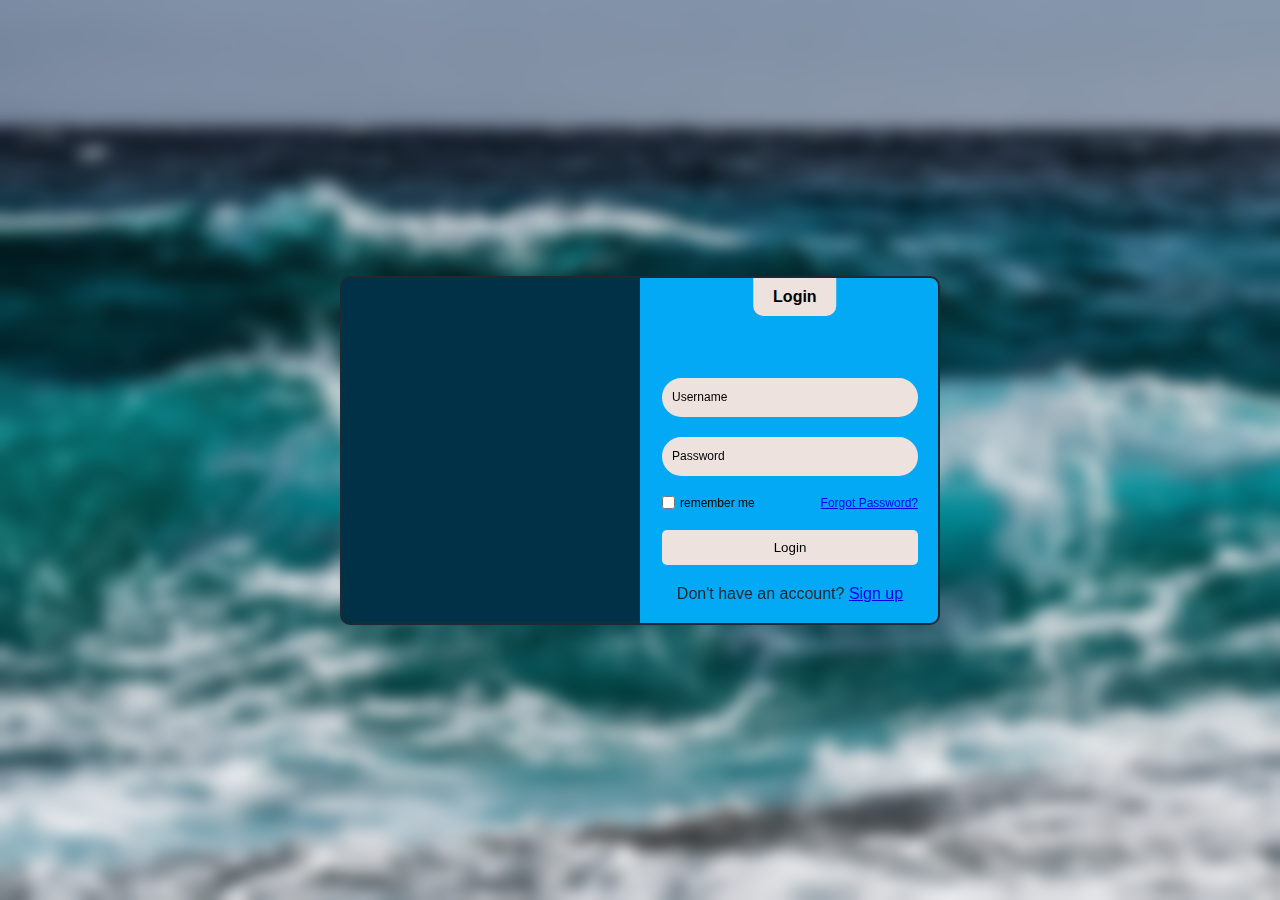
<file: Lab08/Lab8_1/index.html>
<!DOCTYPE html>
<html>

<head>
    <title>Login</title>
</head>

<style>
    * {
        padding: 0;
        margin: 0;
        box-sizing: border-box;
        font-family: sans-serif;
    }

    body {
        display: flex;
        align-items: center;
        justify-content: center;
        min-height: 100vh;
        background-image: url("waves.jpg");
        background-size: cover;
        backdrop-filter: blur(8px);
    }

    main {
        width: 600px;
        padding: 20px;
        border-radius: 10px;
        border: 2px solid #222831;
        background: linear-gradient(to right, #003147 50%, #03a9f4 50%);
        position: relative;
    }

    main header {
        position: absolute;
        top: 0;
        right: 10%;
        transform: translateX(-50%);
        padding: 10px 20px;
        background-color: #EEE2DE;
        border-radius: 0 0 10px 10px;
    }

    form {
        margin-top: 80px;
        padding-left: 300px;
        display: flex;
        flex-direction: column;
        gap: 20px;
    }

    input[type="text"],
    input[type="password"] {
        padding: 10px;
        border: 2px solid #EEE2DE;
        width: 100%;
        border-radius: 25px;
        outline: none;
        background-color: #EEE2DE;
    }

    .form_wrapper {
        position: relative;
        display: flex;
        align-items: center;
    }

    label {
        position: absolute;
        left: 10px;
        font-size: 12px;
        color: black;
    }

    .remember_box {
        display: flex;
        align-items: center;
        justify-content: space-between;
        font-size: 12px;
    }

    .remember {
        display: flex;
        align-items: center;
        gap: 5px;
        font-size: 12px;
    }

    button {
        border: none;

        border-radius: 5px;
        padding: 10px;
        cursor: pointer;
        background-color: #EEE2DE;
    }

    input:valid+label,
    input:focus+label {
        color: transparent;
    }

    .new_account {
        text-align: center;
        color: #222831;
    }
</style>

<body>
    <main>
        <header>
            <h4>Login</h4>
        </header>
        <i ></i>
        <form>
            <div class="form_wrapper">
                <input id="input" type="text" required>
                <label for="input">Username</label>
            </div>
            <div class="form_wrapper">
                <input id="password" type="password" required>
                <label for="password">Password</label>
            </div>
            <div class="remember_box">
                <div class="remember">
                    <input type="checkbox">remember me
                </div>
                <a href="#">Forgot Password?
                </a>
            </div>
            <button>Login</button>
            <div class="new_account">
                Don't have an account? <a href="#">Sign up</a>
            </div>
        </form>
    </main>
</body>

</html>
</file>
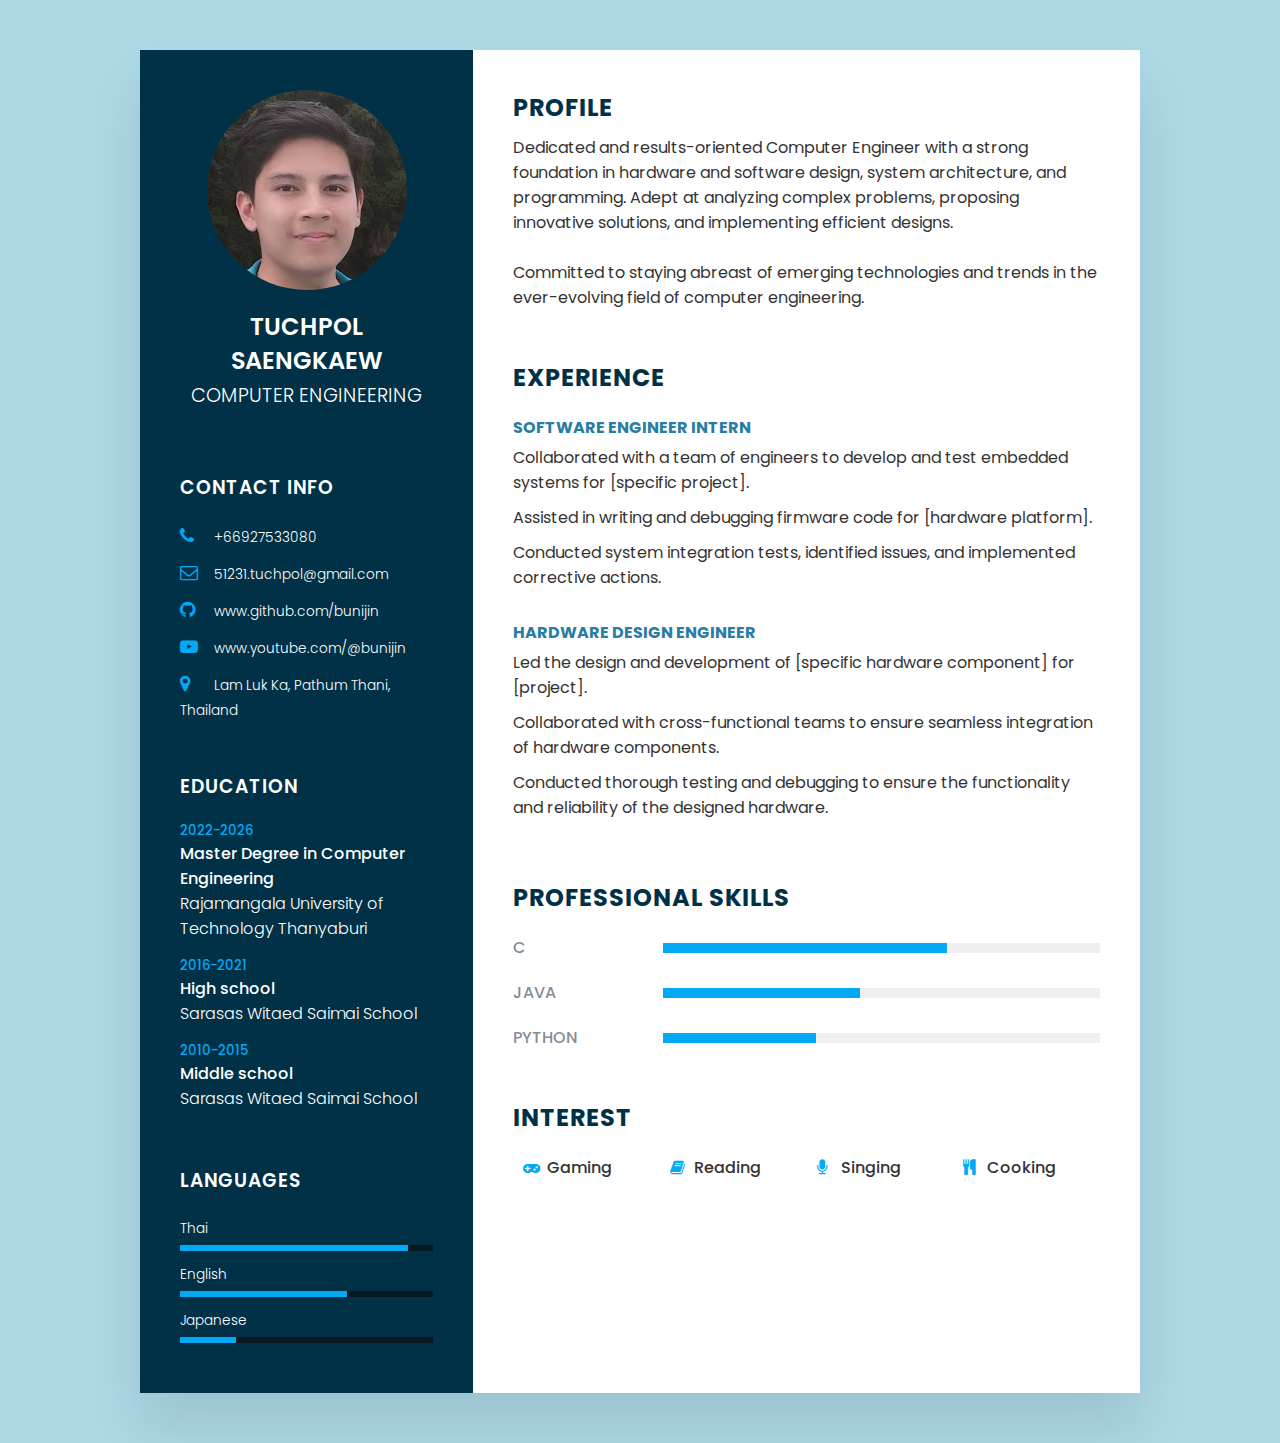
<file: Lab08/Lab8_2/portfolio.html>
<!DOCTYPE html>
<html>

<head>
    <meta name="viewport" content="width=device-width, initial-scale=1.0">
    <title>Resume HTML&CSS</title>
    <link rel="stylesheet" href="https://cdnjs.cloudflare.com/ajax/libs/font-awesome/4.7.0/css/font-awesome.css"
        integrity="sha512-5A8nwdMOWrSz20fDsjczgUidUBR8liPYU+WymTZP1lmY9G6Oc7HlZv156XqnsgNUzTyMefFTcsFH/tnJE/+xBg=="
        crossorigin="anonymous" referrerpolicy="no-referrer" />
    <link rel="stylesheet" type="text/css" href="style.css">
</head>

<body>
    <div class="container">
        <div class="left_Side">
            <div class="profileText">
                <div class="imgBox">
                    <img src="image.png">
                </div>
                <h2>Tuchpol Saengkaew<br><span>Computer Engineering</span></h2>
            </div>
            <div class="contactInfo">
                <h3 class="title">Contact Info</h3>
                <ul>
                    <li>
                        <span class="icon"><i class="fa fa-phone" aria-hidden="true"></i></span>
                        <span class="text">+66927533080</span>
                    </li>
                    <li>
                        <span class="icon"><i class="fa fa-envelope-o" aria-hidden="true"></i></span>
                        <span class="text">51231.tuchpol@gmail.com</span>
                    </li>
                    <li>
                        <span class="icon"><i class="fa fa-github" aria-hidden="true"></i></span>
                        <span class="text">www.github.com/bunijin</span>
                    </li>
                    <li>
                        <span class="icon"><i class="fa fa-youtube-play" aria-hidden="true"></i></span>
                        <span class="text">www.youtube.com/@bunijin</span>
                    </li>
                    <li>
                        <span class="icon"><i class="fa fa-map-marker" aria-hidden="true"></i></span>
                        <span class="text">Lam Luk Ka, Pathum Thani, Thailand</span>
                    </li>
                </ul>
            </div>
            <div class="contactInfo education">
                <h3 class="title">Education</h3>
                <ul>
                    <li>
                        <h5>2022-2026</h5>
                        <h4>Master Degree in Computer Engineering</h4>
                        <h4>Rajamangala University of Technology Thanyaburi</h4>
                    </li>
                    <li>
                        <h5>2016-2021</h5>
                        <h4>High school</h4>
                        <h4>Sarasas Witaed Saimai School</h4>
                    </li>
                    <li>
                        <h5>2010-2015</h5>
                        <h4>Middle school</h4>
                        <h4>Sarasas Witaed Saimai School</h4>
                    </li>

                </ul>
            </div>
            <div class="contactInfo language">
                <h3 class="title">Languages</h3>
                <ul>
                    <li>
                        <span class="text">Thai</span>
                        <span class="percent">
                            <div style="width: 90%;"></div>
                        </span>
                    </li>
                    <li>
                        <span class="text">English</span>
                        <span class="percent">
                            <div style="width: 66%;"></div>
                        </span>
                    </li>
                    <li>
                        <span class="text">Japanese</span>
                        <span class="percent">
                            <div style="width: 22%;"></div>
                        </span>
                    </li>
                </ul>
            </div>
        </div>
        <div class="right_Side">
            <div class="about">
                <h2 class="title2">Profile</h2>
                <p>Dedicated and results-oriented Computer Engineer with a strong foundation in hardware and software
                    design, system architecture, and programming. Adept at analyzing complex problems, proposing
                    innovative solutions, and implementing efficient designs.<br><br>Committed to staying abreast of
                    emerging
                    technologies and trends in the ever-evolving field of computer engineering.
                </p>
            </div>
            <div class="about">
                <h2 class="title2">Experience</h2>
                <div class="box">
                    <div class="text">
                        <h4>Software Engineer Intern</h4>
                        <p>
                            Collaborated with a team of engineers to develop and test embedded systems for [specific
                            project].
                        </p>
                        <p>
                            Assisted in writing and debugging firmware code for [hardware platform].
                        </p>
                        <p>
                            Conducted system integration tests, identified issues, and implemented corrective
                            actions.
                        </p>
                    </div>
                </div>
                <div class="box">
                    <div class="text">
                        <h4>Hardware Design Engineer</h4>
                        <p>
                            Led the design and development of [specific hardware component] for [project].
                        </p>
                        <p>
                            Collaborated with cross-functional teams to ensure seamless integration of hardware
                            components.
                        </p>
                        <p>Conducted thorough testing and debugging to ensure the functionality and reliability of
                            the designed hardware.
                        </p>
                    </div>
                </div>
            </div>
            <div class="about skills">
                <h2 class="title2">Professional Skills</h2>
                <div class="box">
                    <h4>C</h4>
                    <div class="percent">
                        <div style="width: 65%"></div>
                    </div>
                </div>
                <div class="box">
                    <h4>Java</h4>
                    <div class="percent">
                        <div style="width: 45%"></div>
                    </div>
                </div>
                <div class="box">
                    <h4>Python</h4>
                    <div class="percent">
                        <div style="width: 35%"></div>
                    </div>
                </div>
            </div>
            <div class="about interest">
                <h2 class="title2">Interest</h2>
                <ul>
                    <li><i class="fa fa-gamepad" aria-hidden="true"></i> Gaming</li>
                    <li><i class="fa fa-book" aria-hidden="true"></i> Reading</li>
                    <li><i class="fa fa-microphone" aria-hidden="true"></i> Singing</li>
                    <li><i class="fa fa-cutlery" aria-hidden="true"></i> Cooking</li>
                </ul>
            </div>
        </div>
    </div>
</body>

</html>
</file>
<file: Lab08/Lab8_2/style.css>
@import url('https://fonts.googleapis.com/css2?family=Poppins:ital,wght@0,100;0,200;0,300;0,400;0,500;0,600;0,700;0,800;0,900;1,100;1,200;1,300;1,400;1,500;1,600;1,700;1,800;1,900&display=swap');

* {
    margin: 0;
    padding: 0;
    box-sizing: border-box;
    font-family: 'Poppins', sans-serif;
}

body {
    background: lightblue;
    display: flex;
    justify-content: center;
    align-items: center;
    min-height: 100vh;
}

.container {
    position: relative;
    width: 100%;
    max-width: 1000px;
    min-height: 1000px;
    background: #ffffff;
    margin: 50px;
    display: grid;
    grid-template-columns: 1fr 2fr;
    box-shadow: 0 35px 55px rgba(0,0,0,0.1);
}

.container .left_Side {
    position: relative;
    background: #003147;
    padding: 40px;
}

.container .right_Side {
    position: relative;
    background: #ffffff;
    padding: 40px;
}

.profileText {
    position: relative;
    display: flex;
    flex-direction: column;
    align-items: center;
    padding-bottom: 20px;
    border-bottom: 1px solid rbga(255,255,255,0.2);
}

.profileText .imgBox {
    position:relative;
    width: 200px;
    height: 200px;
    border-radius: 50%;
    overflow:hidden;
}

.profileText .imgBox img {
    position: absolute;
    top: 0;
    left: 0;
    width: 100%;
    height: 100%;
    object-fit: cover;
}

.profileText h2 {
    color: #ffffff;
    font-size: 1.5em;
    margin-top: 20px;
    text-transform: uppercase;
    text-align: center;
    font-weight: 600;
    line-height: 1.4em;
}

.profileText h2 span {
    font-size: 0.8em;
    font-weight: 300;
}

.contactInfo {
    padding-top: 40px;
}

.title {
    color: #ffffff;
    text-transform: uppercase;
    font-weight: 600;
    letter-spacing: 1px;
    margin-bottom: 20px;
}

.contactInfo ul{
    position: relative;
}

.contactInfo ul li {
    position: relative;
    list-style: none;
    margin: 10px 0;
    cursor: pointer;
}

.contactInfo ul li .icon {
    display: inline-block;
    width: 30px;
    font-size: 18px;
    color: #03a9f4;
}

.contactInfo ul li span {
    color: #ffffff;
    font-weight: 300;
    font-size: 0.85em;
}

.contactInfo.education li {
    margin-bottom: 15px;
}

.contactInfo.education h5 {
    color: #03a9f4;
    font-weight: 500;
}

.contactInfo.education h4 {
    color:#ffffff;
    font-weight: 300;
}

.contactInfo.education h4:nth-child(2) {
    color:#ffffff;
    font-weight: 500;
}

.contactInfo.language .percent {
 position: relative;
 width: 100%;
 height: 6px;
 background:#081921;
 display: block;
 margin-top: 5px;
}

.contactInfo.language .percent div {
    position: absolute;
    top: 0;
    left: 0;
    height: 100%;
    background: #03a9f4;
}

.about {
    margin-bottom: 50px;
}

.about:last-child {
    margin-bottom: 0;
}

.title2 {
    color: #003147;
    text-transform: uppercase;
    letter-spacing: 1px;
    margin-bottom: 10px;
}

p {
    color: #333333;
    margin-top: 5px;
    margin-bottom: 10px;
}

.about .box {
    display: flex;
    flex-direction: row;
    margin: 20px 0;
}

.about .box .text h4 {
    text-transform: uppercase;
    color: #2a7da2;
    font-size: 16px;
}

.skills .box {
    position: relative;
    width: 100%;
    display: grid;
    grid-template-columns: 150px 1fr;
    justify-content: center;
    align-items: center;
}

.skills .box h4 {
    text-transform: uppercase;
    color: #848c99;
    font-weight: 500;
}
.skills .box .percent {
    position: relative;
    width: 100%;
    height: 10px;
    background: #f0f0f0;
}
.skills .box .percent div {
    position: absolute;
    top: 0;
    left: 0;
    height: 100%;
    background: #03a9f4;
}

.interest ul {
    display: grid;
    grid-template-columns: repeat(4,1fr);
}

.interest ul li {
    list-style: none;
    color: #333333;
    font-weight: 500;
    margin: 10px 0;
    margin-left: 10px;
}
.interest ul li .fa {
    color: #03a9f4;
    width: 20px;
}

@media (max-width: 1000px) {
    .container {
        margin: 10px;
        grid-template-columns: repeat(1,1fr);
    }
}
</file>
